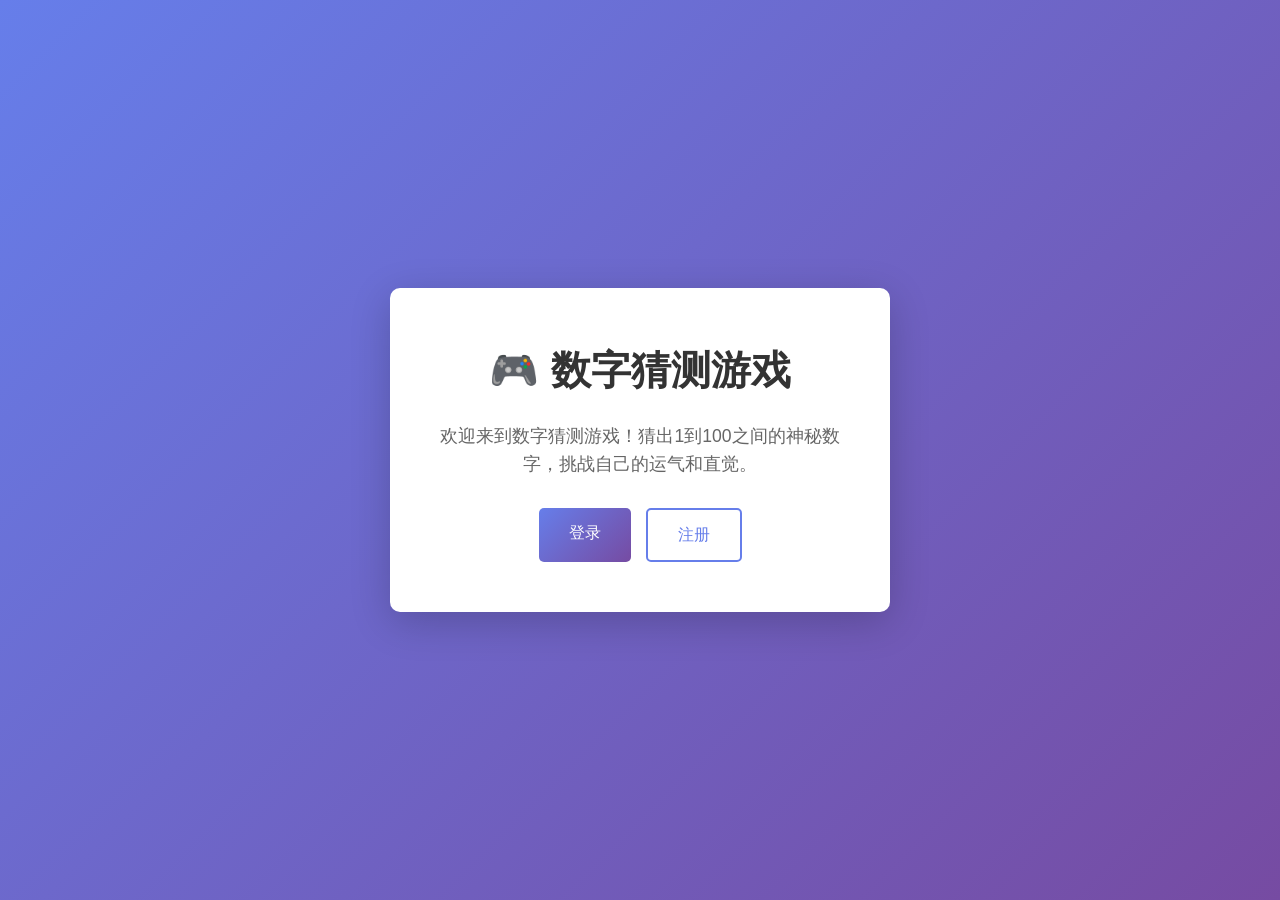
<file: Frontend/index.html>
<!DOCTYPE html>
<html lang="zh-CN">
<head>
    <meta charset="UTF-8">
    <meta name="viewport" content="width=device-width, initial-scale=1.0">
    <title>数字猜测游戏</title>
    <link rel="stylesheet" href="css/common.css">
    <style>
        .landing-page {
            display: flex;
            flex-direction: column;
            justify-content: center;
            align-items: center;
            min-height: 100vh;
            background: linear-gradient(135deg, #667eea 0%, #764ba2 100%);
        }

        .landing-container {
            text-align: center;
            background: white;
            padding: 50px;
            border-radius: 10px;
            box-shadow: 0 10px 40px rgba(0, 0, 0, 0.2);
            max-width: 500px;
        }

        .landing-container h1 {
            color: #333;
            font-size: 2.5em;
            margin-bottom: 20px;
        }

        .landing-container p {
            color: #666;
            font-size: 1.1em;
            margin-bottom: 30px;
            line-height: 1.6;
        }

        .button-group {
            display: flex;
            gap: 15px;
            justify-content: center;
        }

        .btn-primary, .btn-secondary {
            padding: 12px 30px;
            font-size: 1em;
            border: none;
            border-radius: 5px;
            cursor: pointer;
            transition: all 0.3s ease;
            text-decoration: none;
            display: inline-block;
        }

        .btn-primary {
            background: linear-gradient(135deg, #667eea 0%, #764ba2 100%);
            color: white;
        }

        .btn-primary:hover {
            transform: translateY(-2px);
            box-shadow: 0 5px 20px rgba(102, 126, 234, 0.4);
        }

        .btn-secondary {
            background: white;
            color: #667eea;
            border: 2px solid #667eea;
        }

        .btn-secondary:hover {
            background: #f0f0f0;
        }

        .user-info {
            position: absolute;
            top: 20px;
            right: 20px;
            color: white;
        }

        .user-info span {
            margin-right: 15px;
        }

        .btn-logout {
            background: rgba(255, 255, 255, 0.2);
            color: white;
            border: 1px solid white;
            padding: 8px 15px;
            border-radius: 5px;
            cursor: pointer;
            transition: all 0.3s ease;
        }

        .btn-logout:hover {
            background: rgba(255, 255, 255, 0.3);
        }
    </style>
</head>
<body>
    <div id="userInfo" class="user-info" style="display: none;">
        <span id="username"></span>
        <button class="btn-logout" onclick="logout()">登出</button>
    </div>

    <div class="landing-page">
        <div class="landing-container">
            <h1>🎮 数字猜测游戏</h1>
            <p>欢迎来到数字猜测游戏！猜出1到100之间的神秘数字，挑战自己的运气和直觉。</p>
            
            <div id="notLoggedIn">
                <div class="button-group">
                    <a href="login.html" class="btn-primary">登录</a>
                    <a href="register.html" class="btn-secondary">注册</a>
                </div>
            </div>

            <div id="loggedIn" style="display: none;">
                <div class="button-group">
                    <a href="game.html" class="btn-primary">开始游戏</a>
                    <a href="leaderboard.html" class="btn-secondary">查看排行榜</a>
                </div>
            </div>
        </div>
    </div>

    <script src="js/utils.js"></script>
    <script src="js/auth.js"></script>
    <script>
        function initPage() {
            const token = getToken();
            const username = getUsername();
            
            if (token && username) {
                document.getElementById('notLoggedIn').style.display = 'none';
                document.getElementById('loggedIn').style.display = 'block';
                document.getElementById('userInfo').style.display = 'block';
                document.getElementById('username').textContent = `欢迎, ${username}!`;
            } else {
                document.getElementById('notLoggedIn').style.display = 'block';
                document.getElementById('loggedIn').style.display = 'none';
                document.getElementById('userInfo').style.display = 'none';
            }
        }

        function logout() {
            clearAuth();
            showMessage('已登出', 'success');
            setTimeout(() => {
                window.location.href = 'index.html';
            }, 1000);
        }

        initPage();
    </script>
</body>
</html>
</file>
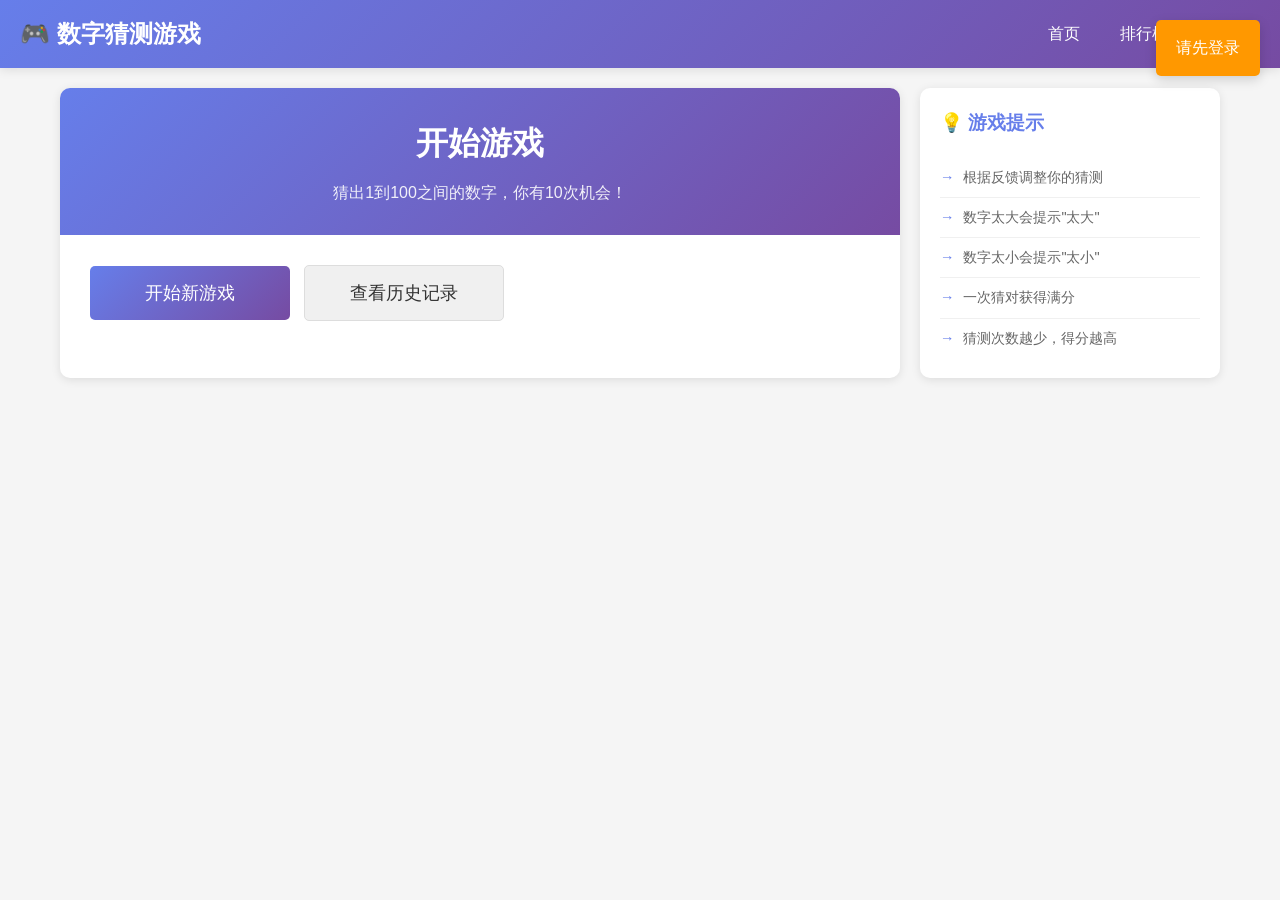
<file: Frontend/game.html>
<!DOCTYPE html>
<html lang="zh-CN">
<head>
    <meta charset="UTF-8">
    <meta name="viewport" content="width=device-width, initial-scale=1.0">
    <title>游戏 - 数字猜测游戏</title>
    <link rel="stylesheet" href="css/common.css">
    <link rel="stylesheet" href="css/game.css">
</head>
<body>
    <nav class="navbar">
        <div class="navbar-brand">🎮 数字猜测游戏</div>
        <div class="navbar-nav">
            <a href="index.html">首页</a>
            <a href="leaderboard.html">排行榜</a>
            <span id="username" class="navbar-username"></span>
            <a href="#" onclick="logout(); return false;">登出</a>
        </div>
    </nav>

    <div class="container">
        <div class="game-wrapper">
            <div class="game-card">
                <div class="game-header">
                    <h1>开始游戏</h1>
                    <p class="game-description">猜出1到100之间的数字，你有10次机会！</p>
                </div>

                <div id="gameMenu" class="game-section">
                    <button class="btn btn-large" onclick="startNewGame()">开始新游戏</button>
                    <button class="btn btn-secondary btn-large" onclick="loadGameHistory()">查看历史记录</button>
                </div>

                <div id="gameBoard" class="game-section" style="display: none;">
                    <div class="game-info">
                        <div class="info-item">
                            <span class="label">猜测次数:</span>
                            <span id="attemptCount" class="value">0/10</span>
                        </div>
                        <div class="info-item">
                            <span class="label">难度:</span>
                            <span id="difficulty" class="value">简单</span>
                        </div>
                        <div class="info-item">
                            <span class="label">得分:</span>
                            <span id="score" class="value">0</span>
                        </div>
                    </div>

                    <div class="guess-input">
                        <label for="guessInput">输入你的猜测 (1-100):</label>
                        <div class="input-group">
                            <input 
                                type="number" 
                                id="guessInput" 
                                min="1" 
                                max="100" 
                                placeholder="输入数字..."
                            >
                            <button class="btn" onclick="submitGuess()" id="guessBtn">提交</button>
                        </div>
                    </div>

                    <div class="guess-history">
                        <h3>猜测历史</h3>
                        <div id="historyList" class="history-list">
                            <p class="text-muted">还没有猜测</p>
                        </div>
                    </div>

                    <div class="feedback" id="feedback" style="display: none;"></div>

                    <button class="btn btn-secondary" onclick="backToMenu()">返回菜单</button>
                </div>

                <div id="gameResult" class="game-section" style="display: none;">
                    <div class="result-content">
                        <h2 id="resultTitle">游戏结果</h2>
                        <p id="resultMessage" class="result-message"></p>
                        <div class="result-stats">
                            <div class="stat">
                                <span class="stat-label">总次数:</span>
                                <span id="totalAttempts" class="stat-value">0</span>
                            </div>
                            <div class="stat">
                                <span class="stat-label">最终得分:</span>
                                <span id="finalScore" class="stat-value">0</span>
                            </div>
                        </div>
                        <button class="btn btn-large" onclick="startNewGame()">再玩一局</button>
                        <button class="btn btn-secondary btn-large" onclick="backToMenu()">返回菜单</button>
                    </div>
                </div>

                <div id="gameHistory" class="game-section" style="display: none;">
                    <h2>游戏历史记录</h2>
                    <div id="historyContent" class="history-content">
                        <p class="text-muted">加载中...</p>
                    </div>
                    <button class="btn btn-secondary" onclick="backToMenu()">返回菜单</button>
                </div>
            </div>

            <div class="tips-card">
                <h3>💡 游戏提示</h3>
                <ul>
                    <li>根据反馈调整你的猜测</li>
                    <li>数字太大会提示"太大"</li>
                    <li>数字太小会提示"太小"</li>
                    <li>一次猜对获得满分</li>
                    <li>猜测次数越少，得分越高</li>
                </ul>
            </div>
        </div>
    </div>

    <script src="js/utils.js"></script>
    <script src="js/api.js"></script>
    <script src="js/auth.js"></script>
    <script src="js/game.js"></script>
</body>
</html>
</file>
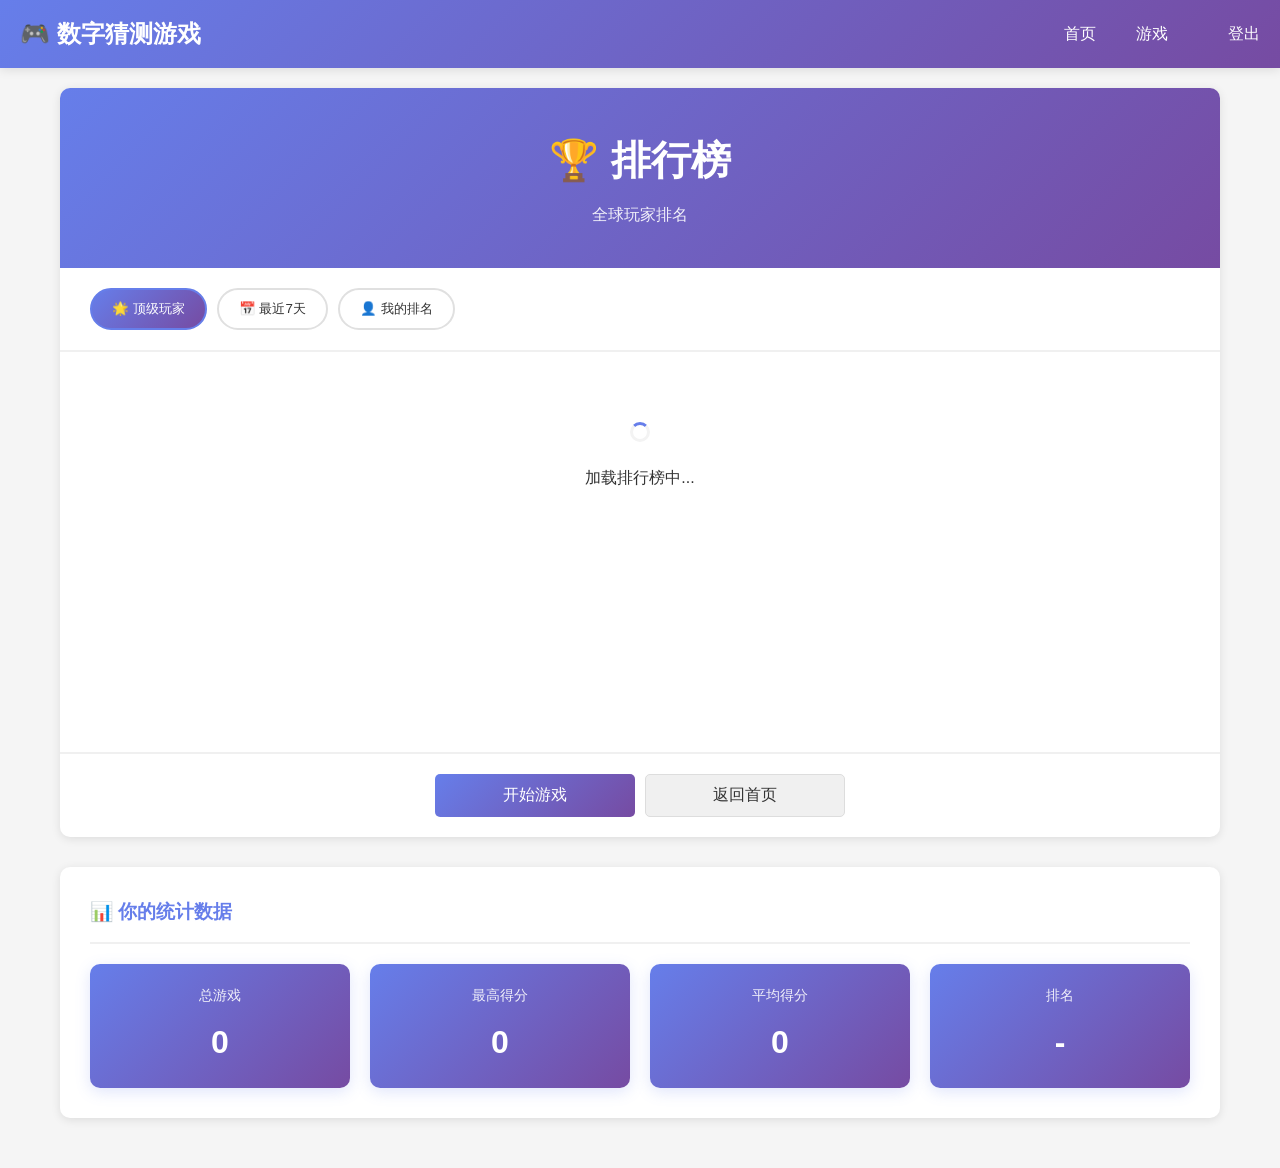
<file: Frontend/leaderboard.html>
<!DOCTYPE html>
<html lang="zh-CN">
<head>
    <meta charset="UTF-8">
    <meta name="viewport" content="width=device-width, initial-scale=1.0">
    <title>排行榜 - 数字猜测游戏</title>
    <link rel="stylesheet" href="css/common.css">
    <link rel="stylesheet" href="css/leaderboard.css">
</head>
<body>
    <nav class="navbar">
        <div class="navbar-brand">🎮 数字猜测游戏</div>
        <div class="navbar-nav">
            <a href="index.html">首页</a>
            <a href="game.html">游戏</a>
            <span id="username" class="navbar-username"></span>
            <a href="#" onclick="logout(); return false;">登出</a>
        </div>
    </nav>

    <div class="container">
        <div class="leaderboard-wrapper">
            <div class="leaderboard-header">
                <h1>🏆 排行榜</h1>
                <p class="subtitle">全球玩家排名</p>
            </div>

            <div class="filter-section">
                <button class="filter-btn active" onclick="filterLeaderboard('top')">
                    🌟 顶级玩家
                </button>
                <button class="filter-btn" onclick="filterLeaderboard('recent')">
                    📅 最近7天
                </button>
                <button class="filter-btn" onclick="filterLeaderboard('personal')">
                    👤 我的排名
                </button>
            </div>

            <div id="leaderboardContent" class="leaderboard-content">
                <div class="loading-spinner">
                    <span class="loading"></span>
                    <p>加载排行榜中...</p>
                </div>
            </div>

            <div class="leaderboard-footer">
                <button class="btn" onclick="window.location.href='game.html'">
                    开始游戏
                </button>
                <button class="btn btn-secondary" onclick="window.location.href='index.html'">
                    返回首页
                </button>
            </div>
        </div>

        <div class="stats-card">
            <h3>📊 你的统计数据</h3>
            <div id="userStats" class="stats-grid">
                <div class="stat-box">
                    <span class="stat-title">总游戏</span>
                    <span id="totalGames" class="stat-number">0</span>
                </div>
                <div class="stat-box">
                    <span class="stat-title">最高得分</span>
                    <span id="maxScore" class="stat-number">0</span>
                </div>
                <div class="stat-box">
                    <span class="stat-title">平均得分</span>
                    <span id="avgScore" class="stat-number">0</span>
                </div>
                <div class="stat-box">
                    <span class="stat-title">排名</span>
                    <span id="userRank" class="stat-number">-</span>
                </div>
            </div>
        </div>
    </div>

    <script src="js/utils.js"></script>
    <script src="js/api.js"></script>
    <script src="js/auth.js"></script>
    <script src="js/leaderboard.js"></script>
</body>
</html>
</file>
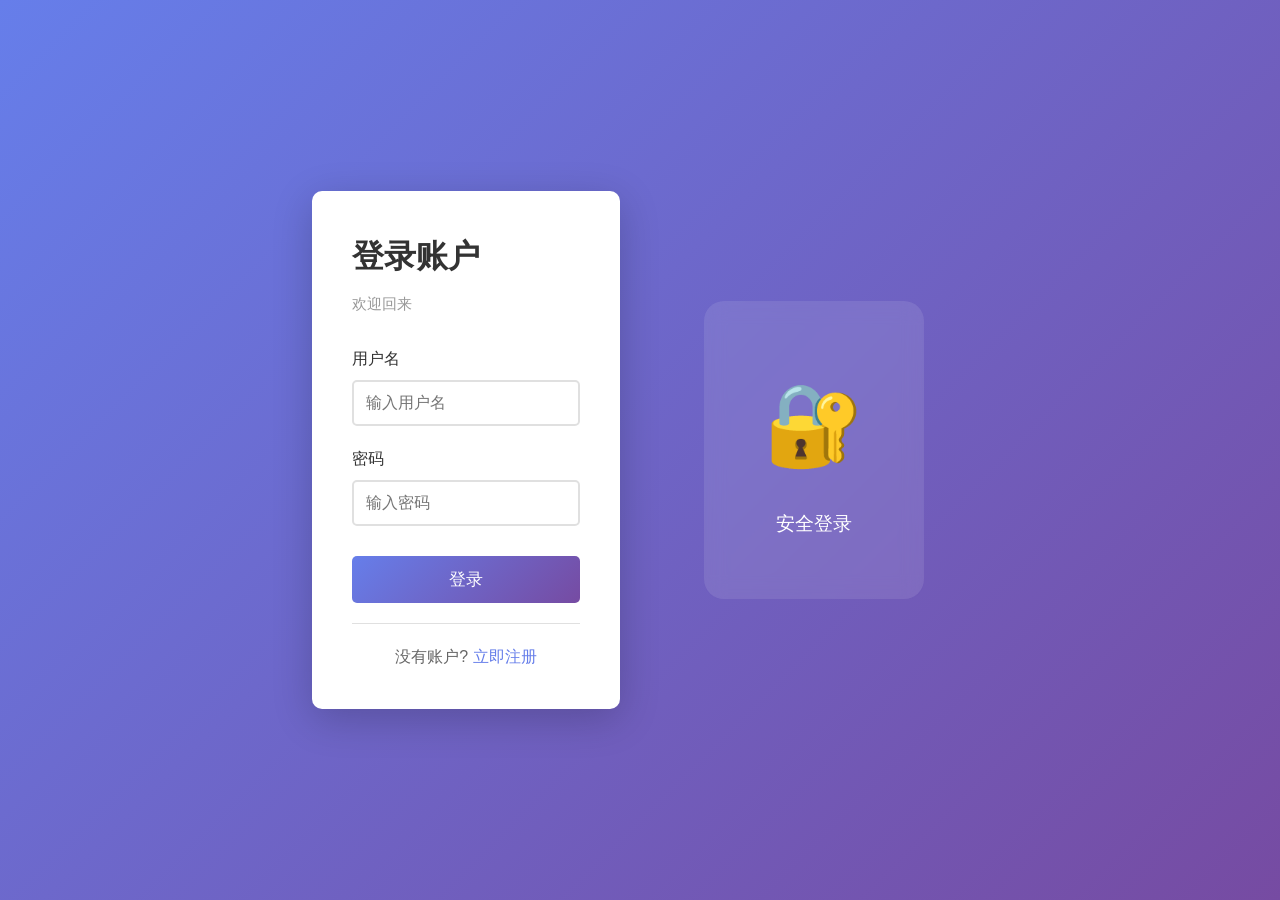
<file: Frontend/login.html>
<!DOCTYPE html>
<html lang="zh-CN">
<head>
    <meta charset="UTF-8">
    <meta name="viewport" content="width=device-width, initial-scale=1.0">
    <title>登录 - 数字猜测游戏</title>
    <link rel="stylesheet" href="css/common.css">
    <link rel="stylesheet" href="css/login.css">
</head>
<body>
    <div class="login-page">
        <div class="login-container">
            <div class="login-card">
                <h1>登录账户</h1>
                <p class="subtitle">欢迎回来</p>

                <form id="loginForm">
                    <div class="form-group">
                        <label for="username">用户名</label>
                        <input 
                            type="text" 
                            id="username" 
                            name="username" 
                            placeholder="输入用户名"
                            required
                        >
                    </div>

                    <div class="form-group">
                        <label for="password">密码</label>
                        <input 
                            type="password" 
                            id="password" 
                            name="password" 
                            placeholder="输入密码"
                            required
                        >
                    </div>

                    <button type="submit" class="btn btn-login" id="submitBtn">
                        登录
                    </button>
                </form>

                <div class="register-link">
                    <p>没有账户? <a href="register.html">立即注册</a></p>
                </div>
            </div>

            <div class="login-image">
                <div class="image-placeholder">
                    <span class="large-emoji">🔐</span>
                    <p>安全登录</p>
                </div>
            </div>
        </div>
    </div>

    <script src="js/utils.js"></script>
    <script src="js/api.js"></script>
    <script src="js/auth.js"></script>
    <script>
        const form = document.getElementById('loginForm');
        const submitBtn = document.getElementById('submitBtn');

        form.addEventListener('submit', async (e) => {
            e.preventDefault();

            const username = document.getElementById('username').value.trim();
            const password = document.getElementById('password').value;

            if (!username || !password) {
                showMessage('请输入用户名和密码', 'error');
                return;
            }

            submitBtn.disabled = true;
            submitBtn.innerHTML = '<span class="loading"></span> 登录中...';

            try {
                const response = await apiPost('/auth/login', {
                    username,
                    password
                });

                saveAuth(response.token, username);
                showMessage('登录成功！', 'success');
                setTimeout(() => {
                    window.location.href = 'index.html';
                }, 1500);
            } catch (error) {
                showMessage(error.message, 'error');
                submitBtn.disabled = false;
                submitBtn.innerHTML = '登录';
            }
        });

        // Check if already logged in
        if (getToken()) {
            window.location.href = 'index.html';
        }
    </script>
</body>
</html>
</file>
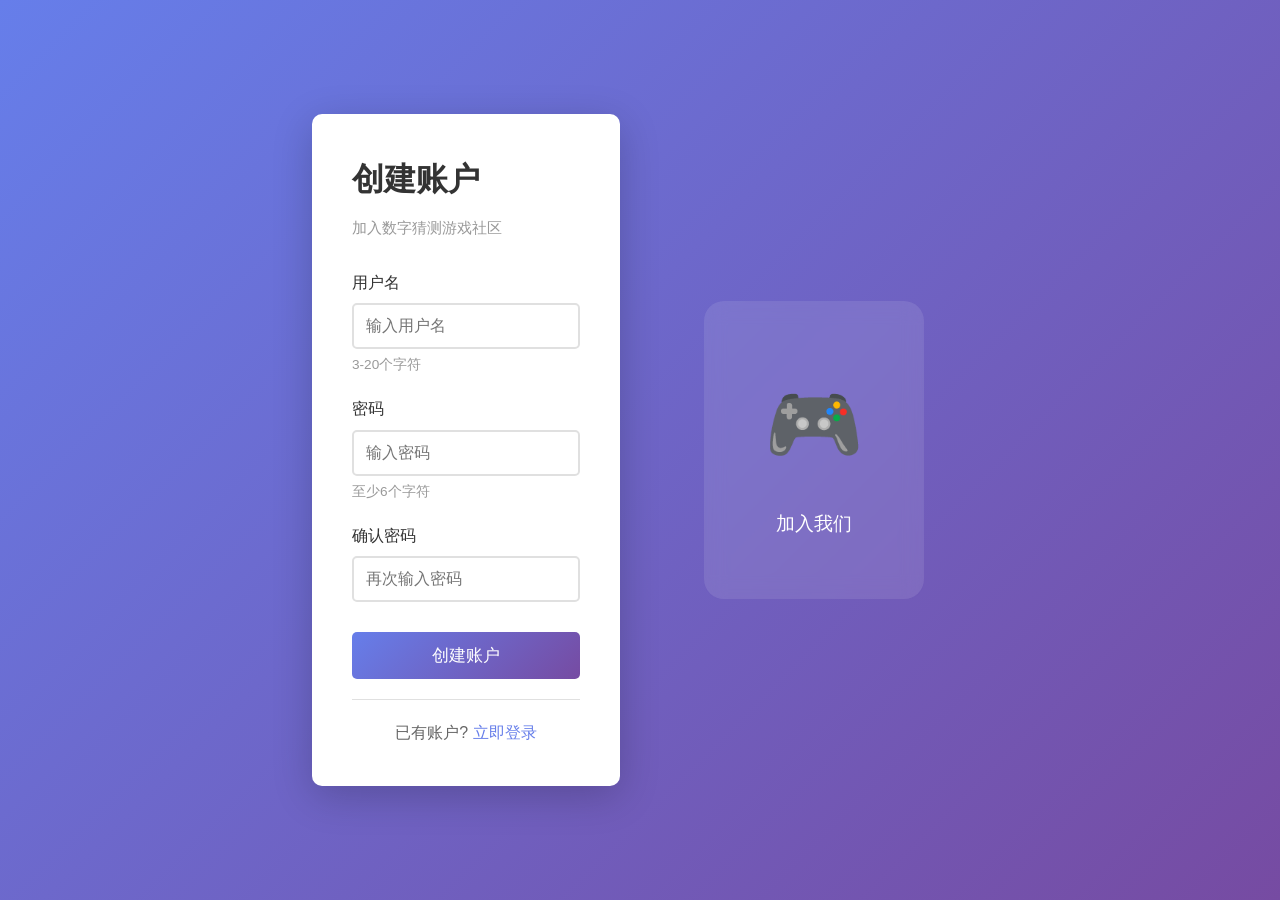
<file: Frontend/register.html>
<!DOCTYPE html>
<html lang="zh-CN">
<head>
    <meta charset="UTF-8">
    <meta name="viewport" content="width=device-width, initial-scale=1.0">
    <title>注册 - 数字猜测游戏</title>
    <link rel="stylesheet" href="css/common.css">
    <link rel="stylesheet" href="css/register.css">
</head>
<body>
    <div class="register-page">
        <div class="register-container">
            <div class="register-card">
                <h1>创建账户</h1>
                <p class="subtitle">加入数字猜测游戏社区</p>

                <form id="registerForm">
                    <div class="form-group">
                        <label for="username">用户名</label>
                        <input 
                            type="text" 
                            id="username" 
                            name="username" 
                            placeholder="输入用户名"
                            required
                            minlength="3"
                            maxlength="20"
                        >
                        <small>3-20个字符</small>
                    </div>

                    <div class="form-group">
                        <label for="password">密码</label>
                        <input 
                            type="password" 
                            id="password" 
                            name="password" 
                            placeholder="输入密码"
                            required
                            minlength="6"
                        >
                        <small>至少6个字符</small>
                    </div>

                    <div class="form-group">
                        <label for="confirmPassword">确认密码</label>
                        <input 
                            type="password" 
                            id="confirmPassword" 
                            name="confirmPassword" 
                            placeholder="再次输入密码"
                            required
                        >
                    </div>

                    <button type="submit" class="btn btn-register" id="submitBtn">
                        创建账户
                    </button>
                </form>

                <div class="login-link">
                    <p>已有账户? <a href="login.html">立即登录</a></p>
                </div>
            </div>

            <div class="register-image">
                <div class="image-placeholder">
                    <span class="large-emoji">🎮</span>
                    <p>加入我们</p>
                </div>
            </div>
        </div>
    </div>

    <script src="js/utils.js"></script>
    <script src="js/api.js"></script>
    <script src="js/auth.js"></script>
    <script>
        const form = document.getElementById('registerForm');
        const submitBtn = document.getElementById('submitBtn');

        form.addEventListener('submit', async (e) => {
            e.preventDefault();

            const username = document.getElementById('username').value.trim();
            const password = document.getElementById('password').value;
            const confirmPassword = document.getElementById('confirmPassword').value;

            // Validation
            if (username.length < 3) {
                showMessage('用户名至少需要3个字符', 'error');
                return;
            }

            if (password.length < 6) {
                showMessage('密码至少需要6个字符', 'error');
                return;
            }

            if (password !== confirmPassword) {
                showMessage('两次输入的密码不一致', 'error');
                return;
            }

            submitBtn.disabled = true;
            submitBtn.innerHTML = '<span class="loading"></span> 注册中...';

            try {
                const response = await apiPost('/auth/register', {
                    username,
                    password
                });

                showMessage('注册成功！请登录', 'success');
                setTimeout(() => {
                    window.location.href = 'login.html';
                }, 1500);
            } catch (error) {
                showMessage(error.message, 'error');
                submitBtn.disabled = false;
                submitBtn.innerHTML = '创建账户';
            }
        });

        // Check if already logged in
        if (getToken()) {
            window.location.href = 'index.html';
        }
    </script>
</body>
</html>
</file>
<file: Frontend/css/common.css>
* {
    margin: 0;
    padding: 0;
    box-sizing: border-box;
}

body {
    font-family: 'Segoe UI', Tahoma, Geneva, Verdana, sans-serif;
    background: #f5f5f5;
    color: #333;
    line-height: 1.6;
}

h1, h2, h3 {
    color: #333;
    margin-bottom: 20px;
}

a {
    color: #667eea;
    text-decoration: none;
    transition: color 0.3s ease;
}

a:hover {
    color: #764ba2;
}

button {
    font-family: inherit;
}

.container {
    max-width: 1200px;
    margin: 0 auto;
    padding: 20px;
}

.navbar {
    background: linear-gradient(135deg, #667eea 0%, #764ba2 100%);
    color: white;
    padding: 15px 20px;
    display: flex;
    justify-content: space-between;
    align-items: center;
    box-shadow: 0 2px 10px rgba(0, 0, 0, 0.1);
    position: sticky;
    top: 0;
    z-index: 100;
}

.navbar a {
    color: white;
    margin-left: 20px;
    transition: opacity 0.3s ease;
}

.navbar a:hover {
    opacity: 0.8;
}

.navbar-brand {
    font-size: 1.5em;
    font-weight: bold;
}

.navbar-nav {
    display: flex;
    gap: 20px;
}

.message {
    position: fixed;
    top: 20px;
    right: 20px;
    padding: 15px 20px;
    border-radius: 5px;
    max-width: 400px;
    animation: slideIn 0.3s ease;
    z-index: 1000;
    box-shadow: 0 4px 12px rgba(0, 0, 0, 0.15);
}

.message.success {
    background: #4caf50;
    color: white;
}

.message.error {
    background: #f44336;
    color: white;
}

.message.info {
    background: #2196f3;
    color: white;
}

.message.warning {
    background: #ff9800;
    color: white;
}

@keyframes slideIn {
    from {
        transform: translateX(400px);
        opacity: 0;
    }
    to {
        transform: translateX(0);
        opacity: 1;
    }
}

.form-group {
    margin-bottom: 15px;
}

.form-group label {
    display: block;
    margin-bottom: 5px;
    font-weight: 500;
    color: #333;
}

.form-group input,
.form-group textarea {
    width: 100%;
    padding: 10px;
    border: 1px solid #ddd;
    border-radius: 5px;
    font-family: inherit;
    font-size: 1em;
    transition: border-color 0.3s ease;
}

.form-group input:focus,
.form-group textarea:focus {
    outline: none;
    border-color: #667eea;
    box-shadow: 0 0 0 3px rgba(102, 126, 234, 0.1);
}

.btn {
    display: inline-block;
    padding: 10px 20px;
    background: linear-gradient(135deg, #667eea 0%, #764ba2 100%);
    color: white;
    border: none;
    border-radius: 5px;
    cursor: pointer;
    font-size: 1em;
    transition: all 0.3s ease;
    text-decoration: none;
}

.btn:hover {
    transform: translateY(-2px);
    box-shadow: 0 5px 15px rgba(102, 126, 234, 0.3);
}

.btn:active {
    transform: translateY(0);
}

.btn-small {
    padding: 8px 15px;
    font-size: 0.9em;
}

.btn-secondary {
    background: #f0f0f0;
    color: #333;
    border: 1px solid #ddd;
}

.btn-secondary:hover {
    background: #e0e0e0;
}

.btn:disabled {
    opacity: 0.6;
    cursor: not-allowed;
    transform: none;
}

.card {
    background: white;
    border-radius: 8px;
    box-shadow: 0 2px 8px rgba(0, 0, 0, 0.1);
    padding: 20px;
    margin-bottom: 20px;
}

.card-header {
    border-bottom: 2px solid #f0f0f0;
    padding-bottom: 15px;
    margin-bottom: 15px;
}

.card-header h2 {
    margin: 0;
}

.loading {
    display: inline-block;
    width: 20px;
    height: 20px;
    border: 3px solid #f3f3f3;
    border-top: 3px solid #667eea;
    border-radius: 50%;
    animation: spin 1s linear infinite;
}

@keyframes spin {
    0% { transform: rotate(0deg); }
    100% { transform: rotate(360deg); }
}

.text-center {
    text-align: center;
}

.text-muted {
    color: #999;
}

.mt-20 {
    margin-top: 20px;
}

.mb-20 {
    margin-bottom: 20px;
}

.grid {
    display: grid;
    gap: 20px;
}

@media (max-width: 768px) {
    .navbar {
        flex-direction: column;
        gap: 10px;
    }

    .navbar-nav {
        width: 100%;
        justify-content: flex-start;
    }

    .container {
        padding: 10px;
    }

    .message {
        left: 10px;
        right: 10px;
        max-width: none;
    }
}
</file>
<file: Frontend/css/game.css>
/* Game Page Specific Styles */
.game-wrapper {
    display: grid;
    grid-template-columns: 1fr 300px;
    gap: 20px;
    max-width: 1200px;
    margin: 0 auto;
}

.game-card {
    background: white;
    border-radius: 10px;
    box-shadow: 0 2px 10px rgba(0, 0, 0, 0.1);
    overflow: hidden;
}

.game-header {
    background: linear-gradient(135deg, #667eea 0%, #764ba2 100%);
    color: white;
    padding: 30px;
    text-align: center;
}

.game-header h1 {
    margin: 0 0 10px 0;
    color: white;
}

.game-description {
    margin: 0;
    opacity: 0.9;
}

.game-section {
    padding: 30px;
    animation: fadeIn 0.3s ease;
}

@keyframes fadeIn {
    from {
        opacity: 0;
        transform: translateY(10px);
    }
    to {
        opacity: 1;
        transform: translateY(0);
    }
}

.game-section > button:not(:last-child) {
    margin-right: 10px;
}

.btn-large {
    padding: 15px 30px;
    font-size: 1.1em;
    min-width: 200px;
}

.game-info {
    display: grid;
    grid-template-columns: repeat(3, 1fr);
    gap: 20px;
    margin-bottom: 30px;
    padding-bottom: 20px;
    border-bottom: 2px solid #f0f0f0;
}

.info-item {
    text-align: center;
}

.info-item .label {
    display: block;
    color: #999;
    font-size: 0.9em;
    margin-bottom: 5px;
}

.info-item .value {
    display: block;
    font-size: 1.8em;
    font-weight: bold;
    color: #667eea;
}

.guess-input {
    margin-bottom: 30px;
}

.guess-input label {
    display: block;
    margin-bottom: 10px;
    font-weight: 500;
    color: #333;
}

.input-group {
    display: flex;
    gap: 10px;
}

.input-group input {
    flex: 1;
    padding: 12px;
    border: 2px solid #e0e0e0;
    border-radius: 5px;
    font-size: 1em;
}

.input-group input:focus {
    outline: none;
    border-color: #667eea;
}

.input-group .btn {
    flex: 0 0 120px;
}

.guess-history {
    margin-bottom: 30px;
    padding-bottom: 20px;
    border-bottom: 2px solid #f0f0f0;
}

.guess-history h3 {
    margin: 0 0 15px 0;
    color: #333;
}

.history-list {
    max-height: 300px;
    overflow-y: auto;
}

.history-item {
    display: flex;
    justify-content: space-between;
    align-items: center;
    padding: 10px;
    margin: 5px 0;
    background: #f9f9f9;
    border-radius: 5px;
    border-left: 4px solid #667eea;
}

.history-item .guess-number {
    font-weight: bold;
    font-size: 1.1em;
}

.history-item .feedback {
    color: #999;
    font-size: 0.9em;
}

.history-item.correct {
    background: #e8f5e9;
    border-left-color: #4caf50;
}

.history-item.too-high {
    background: #fff3e0;
    border-left-color: #ff9800;
}

.history-item.too-low {
    background: #f3e5f5;
    border-left-color: #9c27b0;
}

.feedback {
    padding: 15px;
    border-radius: 5px;
    margin-bottom: 20px;
    text-align: center;
    font-weight: 500;
}

.feedback.success {
    background: #e8f5e9;
    color: #2e7d32;
    border: 2px solid #4caf50;
}

.feedback.info {
    background: #e3f2fd;
    color: #1565c0;
    border: 2px solid #2196f3;
}

.feedback.warning {
    background: #fff3e0;
    color: #e65100;
    border: 2px solid #ff9800;
}

.result-content {
    text-align: center;
}

.result-content h2 {
    color: #667eea;
    margin-bottom: 20px;
}

.result-message {
    font-size: 1.2em;
    margin-bottom: 30px;
    color: #333;
}

.result-stats {
    display: grid;
    grid-template-columns: 1fr 1fr;
    gap: 20px;
    margin-bottom: 30px;
    padding: 20px;
    background: #f9f9f9;
    border-radius: 5px;
}

.result-stats .stat {
    display: flex;
    flex-direction: column;
}

.result-stats .stat-label {
    color: #999;
    font-size: 0.9em;
    margin-bottom: 5px;
}

.result-stats .stat-value {
    font-size: 1.8em;
    font-weight: bold;
    color: #667eea;
}

.tips-card {
    background: white;
    border-radius: 10px;
    padding: 20px;
    box-shadow: 0 2px 10px rgba(0, 0, 0, 0.1);
    height: fit-content;
    position: sticky;
    top: 100px;
}

.tips-card h3 {
    margin-top: 0;
    color: #667eea;
}

.tips-card ul {
    list-style: none;
    padding: 0;
    margin: 0;
}

.tips-card li {
    padding: 8px 0;
    color: #666;
    border-bottom: 1px solid #f0f0f0;
    font-size: 0.9em;
}

.tips-card li:before {
    content: "→ ";
    color: #667eea;
    margin-right: 5px;
}

.tips-card li:last-child {
    border-bottom: none;
}

@media (max-width: 968px) {
    .game-wrapper {
        grid-template-columns: 1fr;
    }

    .tips-card {
        position: relative;
        top: 0;
    }

    .game-info {
        grid-template-columns: 1fr;
    }

    .input-group {
        flex-direction: column;
    }

    .input-group .btn {
        flex: 1;
    }
}
</file>
<file: Frontend/css/leaderboard.css>
/* Leaderboard Page Specific Styles */
.leaderboard-wrapper {
    background: white;
    border-radius: 10px;
    box-shadow: 0 2px 10px rgba(0, 0, 0, 0.1);
    overflow: hidden;
    margin-bottom: 30px;
}

.leaderboard-header {
    background: linear-gradient(135deg, #667eea 0%, #764ba2 100%);
    color: white;
    padding: 40px 30px;
    text-align: center;
}

.leaderboard-header h1 {
    margin: 0 0 10px 0;
    color: white;
    font-size: 2.5em;
}

.leaderboard-header .subtitle {
    margin: 0;
    opacity: 0.9;
}

.filter-section {
    display: flex;
    gap: 10px;
    padding: 20px 30px;
    border-bottom: 2px solid #f0f0f0;
    flex-wrap: wrap;
}

.filter-btn {
    padding: 10px 20px;
    border: 2px solid #e0e0e0;
    background: white;
    color: #333;
    border-radius: 25px;
    cursor: pointer;
    transition: all 0.3s ease;
    font-weight: 500;
}

.filter-btn:hover {
    border-color: #667eea;
    color: #667eea;
}

.filter-btn.active {
    background: linear-gradient(135deg, #667eea 0%, #764ba2 100%);
    color: white;
    border-color: #667eea;
}

.leaderboard-content {
    padding: 30px;
    min-height: 400px;
}

.loading-spinner {
    text-align: center;
    padding: 40px;
}

.loading-spinner .loading {
    display: inline-block;
    margin-bottom: 15px;
}

.leaderboard-table {
    width: 100%;
    border-collapse: collapse;
}

.leaderboard-table thead {
    background: #f9f9f9;
    border-bottom: 2px solid #e0e0e0;
}

.leaderboard-table th {
    padding: 15px;
    text-align: left;
    font-weight: 600;
    color: #333;
}

.leaderboard-table tbody tr {
    border-bottom: 1px solid #e0e0e0;
    transition: background-color 0.3s ease;
}

.leaderboard-table tbody tr:hover {
    background: #f9f9f9;
}

.leaderboard-table td {
    padding: 15px;
    color: #333;
}

.rank {
    font-weight: bold;
    color: #667eea;
    font-size: 1.1em;
}

.rank.top-1 {
    color: #ffc107;
}

.rank.top-2 {
    color: #c0c0c0;
}

.rank.top-3 {
    color: #cd7f32;
}

.username {
    font-weight: 500;
}

.score {
    font-weight: bold;
    color: #667eea;
}

.stats-box {
    background: #f9f9f9;
    padding: 10px 15px;
    border-radius: 5px;
}

.leaderboard-empty {
    text-align: center;
    padding: 60px 30px;
    color: #999;
}

.leaderboard-empty p {
    margin: 10px 0;
    font-size: 1.1em;
}

.leaderboard-footer {
    padding: 20px 30px;
    border-top: 2px solid #f0f0f0;
    display: flex;
    gap: 10px;
    justify-content: center;
}

.leaderboard-footer .btn {
    flex: 1;
    max-width: 200px;
}

.stats-card {
    background: white;
    border-radius: 10px;
    padding: 30px;
    box-shadow: 0 2px 10px rgba(0, 0, 0, 0.1);
    margin-bottom: 30px;
}

.stats-card h3 {
    margin-top: 0;
    color: #667eea;
    border-bottom: 2px solid #f0f0f0;
    padding-bottom: 15px;
}

.stats-grid {
    display: grid;
    grid-template-columns: repeat(auto-fit, minmax(150px, 1fr));
    gap: 20px;
    margin-top: 20px;
}

.stat-box {
    background: linear-gradient(135deg, #667eea 0%, #764ba2 100%);
    color: white;
    padding: 20px;
    border-radius: 10px;
    text-align: center;
    box-shadow: 0 4px 15px rgba(102, 126, 234, 0.2);
    transition: transform 0.3s ease;
}

.stat-box:hover {
    transform: translateY(-5px);
}

.stat-title {
    display: block;
    font-size: 0.9em;
    opacity: 0.9;
    margin-bottom: 10px;
}

.stat-number {
    display: block;
    font-size: 2em;
    font-weight: bold;
}

@media (max-width: 768px) {
    .filter-section {
        flex-direction: column;
    }

    .filter-btn {
        width: 100%;
    }

    .leaderboard-table {
        font-size: 0.9em;
    }

    .leaderboard-table th,
    .leaderboard-table td {
        padding: 10px 5px;
    }

    .stats-grid {
        grid-template-columns: repeat(2, 1fr);
    }

    .leaderboard-footer {
        flex-direction: column;
    }

    .leaderboard-footer .btn {
        max-width: 100%;
    }
}
</file>
<file: Frontend/css/login.css>
/* Login Page Specific Styles */
.login-page {
    display: flex;
    justify-content: center;
    align-items: center;
    min-height: 100vh;
    background: linear-gradient(135deg, #667eea 0%, #764ba2 100%);
    padding: 20px;
}

.login-container {
    display: grid;
    grid-template-columns: 1fr 1fr;
    gap: 40px;
    max-width: 1000px;
    align-items: center;
}

.login-card {
    background: white;
    padding: 40px;
    border-radius: 10px;
    box-shadow: 0 10px 40px rgba(0, 0, 0, 0.2);
}

.login-card h1 {
    color: #333;
    margin-bottom: 10px;
}

.subtitle {
    color: #999;
    margin-bottom: 30px;
    font-size: 0.95em;
}

.login-card .form-group {
    margin-bottom: 20px;
}

.login-card label {
    display: block;
    margin-bottom: 8px;
    font-weight: 500;
    color: #333;
}

.login-card input {
    width: 100%;
    padding: 12px;
    border: 2px solid #e0e0e0;
    border-radius: 5px;
    font-size: 1em;
    transition: border-color 0.3s ease;
}

.login-card input:focus {
    outline: none;
    border-color: #667eea;
}

.btn-login {
    width: 100%;
    padding: 12px;
    font-size: 1.05em;
    margin-top: 10px;
}

.register-link {
    text-align: center;
    margin-top: 20px;
    padding-top: 20px;
    border-top: 1px solid #e0e0e0;
}

.register-link p {
    color: #666;
}

.register-link a {
    color: #667eea;
    font-weight: 500;
}

.login-image {
    display: flex;
    justify-content: center;
    align-items: center;
}

.image-placeholder {
    background: rgba(255, 255, 255, 0.1);
    padding: 60px;
    border-radius: 20px;
    text-align: center;
    color: white;
    backdrop-filter: blur(10px);
}

.large-emoji {
    font-size: 80px;
    display: block;
    margin-bottom: 20px;
}

.image-placeholder p {
    font-size: 1.2em;
    color: white;
}

@media (max-width: 768px) {
    .login-container {
        grid-template-columns: 1fr;
        gap: 20px;
    }

    .login-card {
        padding: 30px;
    }

    .login-image {
        display: none;
    }

    .btn-login {
        padding: 10px;
    }
}
</file>
<file: Frontend/css/register.css>
/* Register Page Specific Styles */
.register-page {
    display: flex;
    justify-content: center;
    align-items: center;
    min-height: 100vh;
    background: linear-gradient(135deg, #667eea 0%, #764ba2 100%);
    padding: 20px;
}

.register-container {
    display: grid;
    grid-template-columns: 1fr 1fr;
    gap: 40px;
    max-width: 1000px;
    align-items: center;
}

.register-card {
    background: white;
    padding: 40px;
    border-radius: 10px;
    box-shadow: 0 10px 40px rgba(0, 0, 0, 0.2);
}

.register-card h1 {
    color: #333;
    margin-bottom: 10px;
}

.subtitle {
    color: #999;
    margin-bottom: 30px;
    font-size: 0.95em;
}

.register-card .form-group {
    margin-bottom: 20px;
}

.register-card label {
    display: block;
    margin-bottom: 8px;
    font-weight: 500;
    color: #333;
}

.register-card input {
    width: 100%;
    padding: 12px;
    border: 2px solid #e0e0e0;
    border-radius: 5px;
    font-size: 1em;
    transition: border-color 0.3s ease;
}

.register-card input:focus {
    outline: none;
    border-color: #667eea;
}

.register-card small {
    display: block;
    color: #999;
    font-size: 0.85em;
    margin-top: 5px;
}

.btn-register {
    width: 100%;
    padding: 12px;
    font-size: 1.05em;
    margin-top: 10px;
}

.login-link {
    text-align: center;
    margin-top: 20px;
    padding-top: 20px;
    border-top: 1px solid #e0e0e0;
}

.login-link p {
    color: #666;
}

.login-link a {
    color: #667eea;
    font-weight: 500;
}

.register-image {
    display: flex;
    justify-content: center;
    align-items: center;
}

.image-placeholder {
    background: rgba(255, 255, 255, 0.1);
    padding: 60px;
    border-radius: 20px;
    text-align: center;
    color: white;
    backdrop-filter: blur(10px);
}

.large-emoji {
    font-size: 80px;
    display: block;
    margin-bottom: 20px;
}

.image-placeholder p {
    font-size: 1.2em;
    color: white;
}

@media (max-width: 768px) {
    .register-container {
        grid-template-columns: 1fr;
        gap: 20px;
    }

    .register-card {
        padding: 30px;
    }

    .register-image {
        display: none;
    }

    .btn-register {
        padding: 10px;
    }
}
</file>
